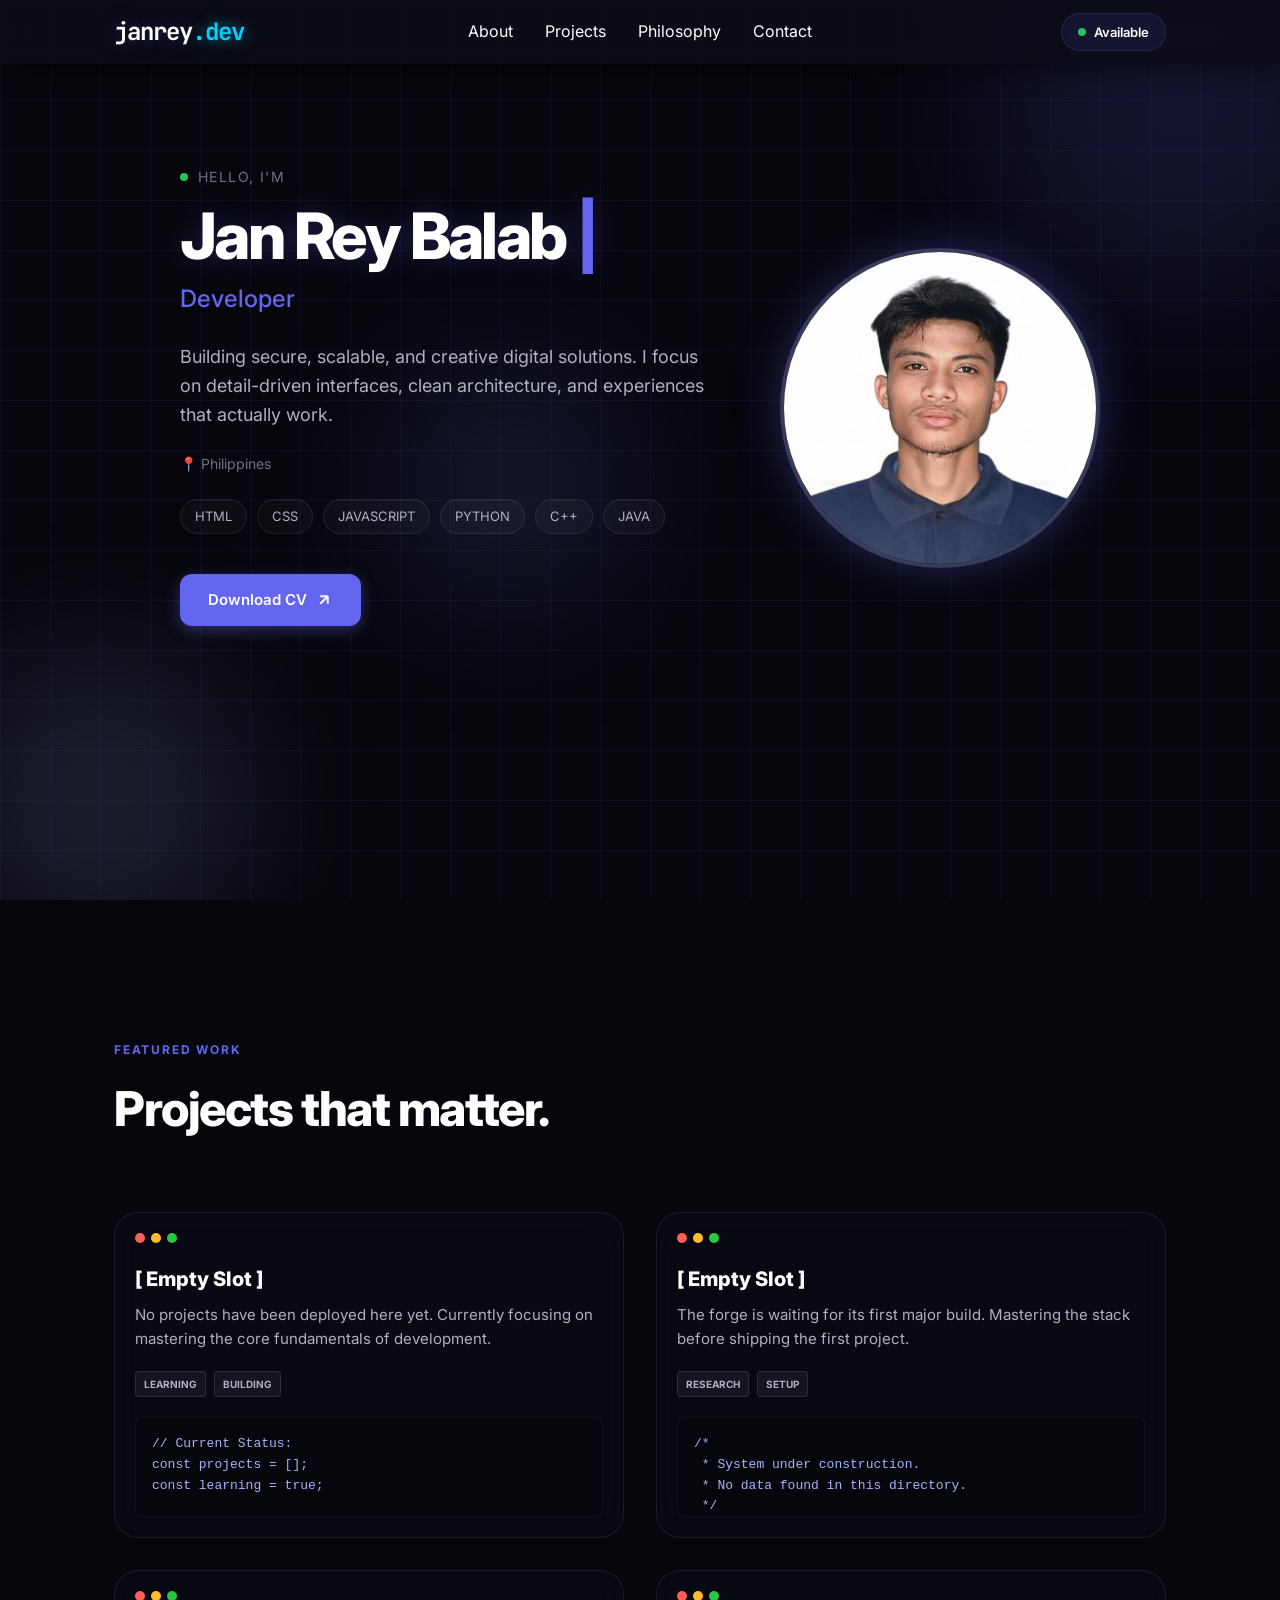
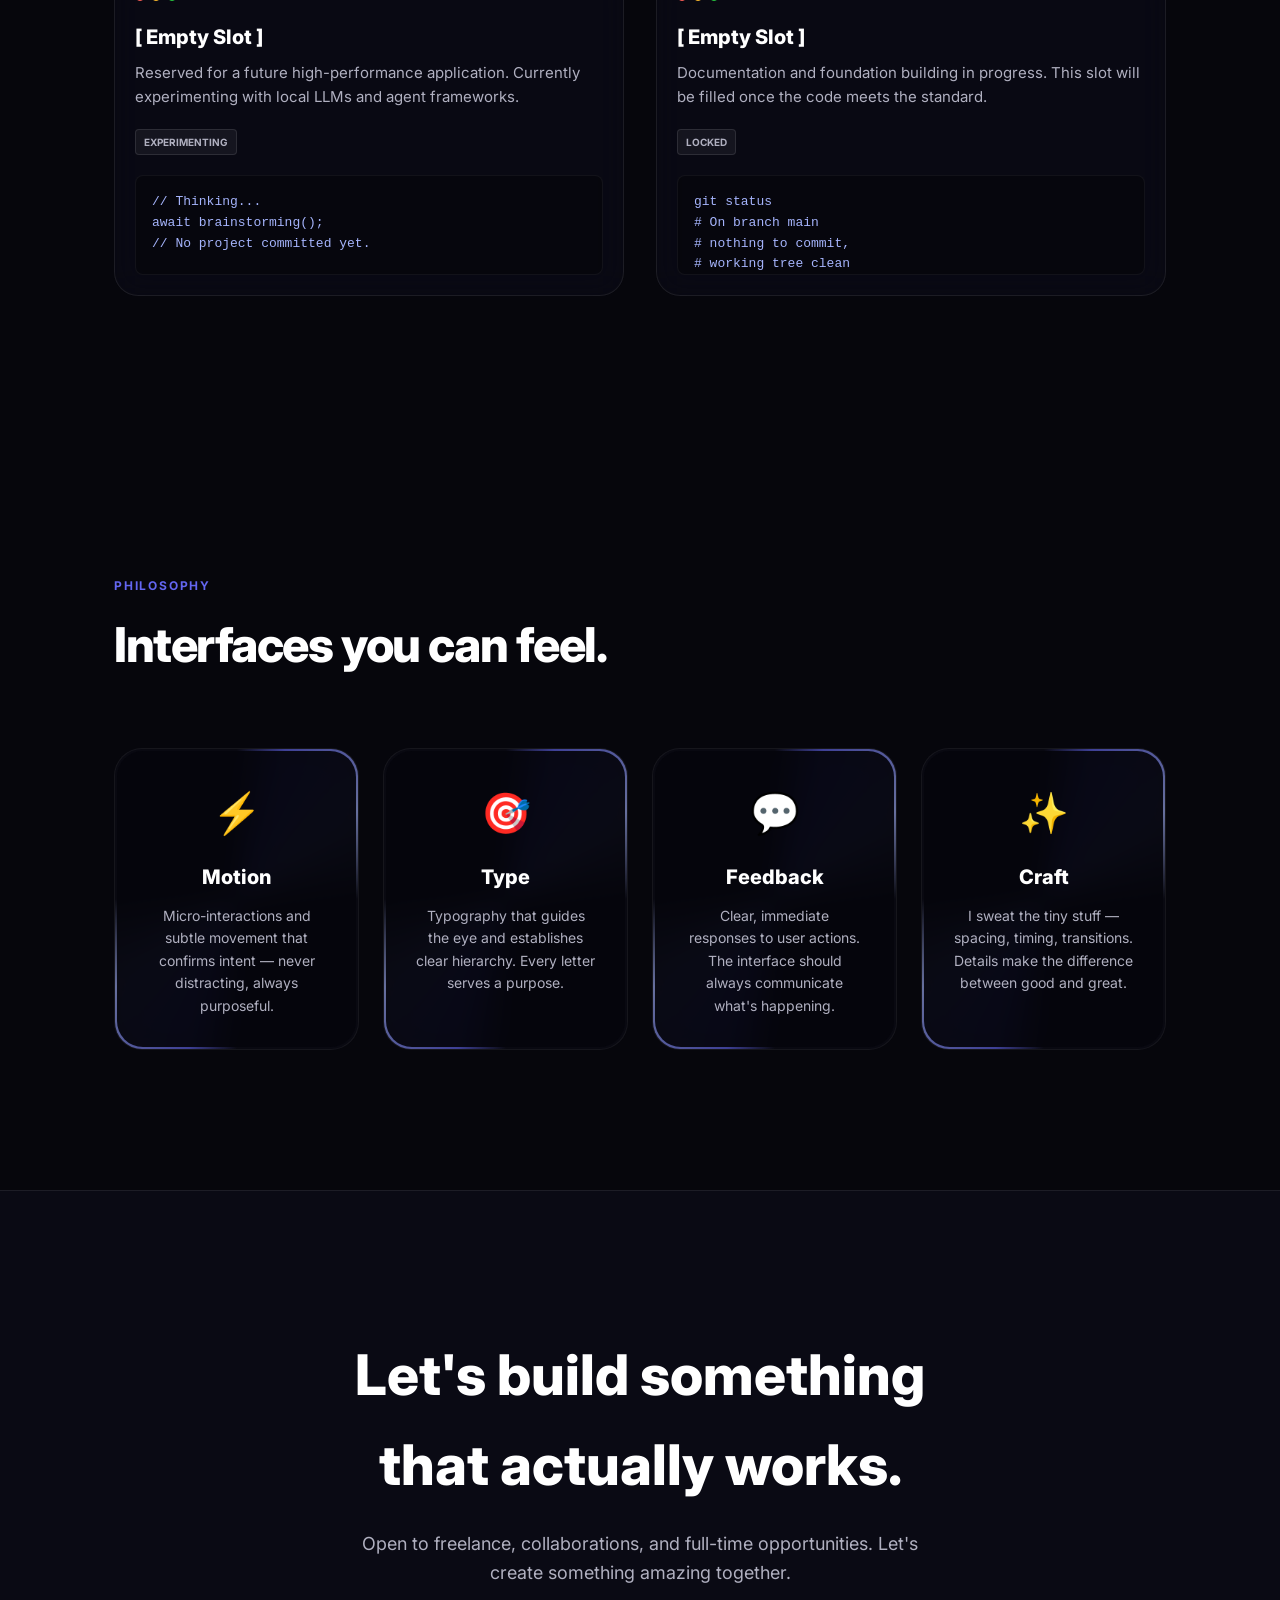
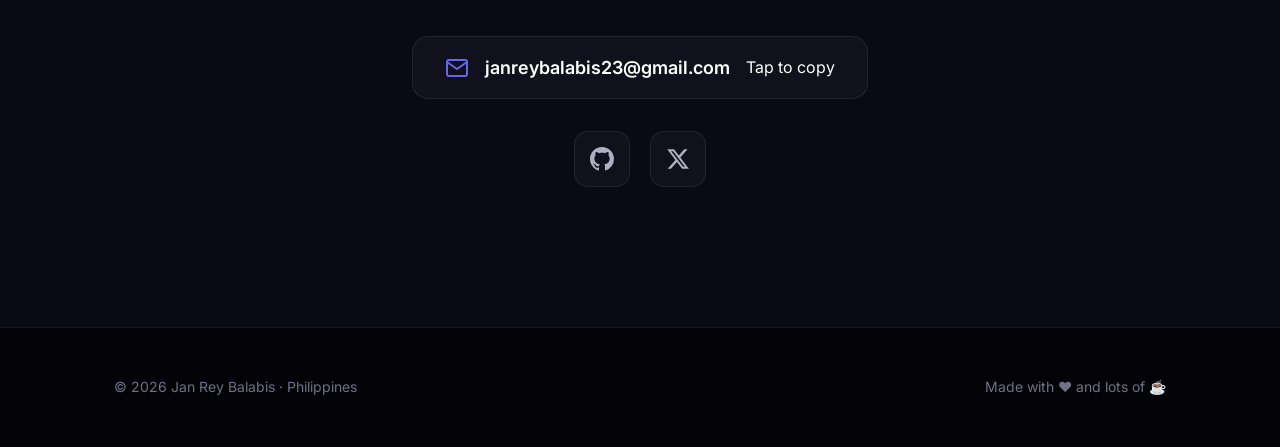
<file: index.html>
<!DOCTYPE html>
<html lang="en">
<head>
  <meta charset="UTF-8" />
  <meta name="viewport" content="width=device-width, initial-scale=1.0" />
  <title>Jan Rey Balabis — Full-Stack Developer</title>
  <meta name="description" content="Janrey Balabis - Full-Stack Developer and AI Agent Specialist based in the Philippines. Building secure, scalable, and creative digital solutions.">
  <meta name="keywords" content="Janrey Balabis, Jan Rey Balabis, Full-Stack Developer, Philippines, AI Agent, Portfolio, Web Developer">
  <meta name="author" content="Jan Rey Balabis">
  <meta name="google-site-verification" content="OzEyHfskI07u-hRQVMi2i2MtQn9s-YwymLkjeI2Rp_U" />
  
  <!-- Open Graph / Facebook -->
  <meta property="og:type" content="website">
  <meta property="og:url" content="https://my-portfolio-janreybalabis.vercel.app/">
  <meta property="og:title" content="Jan Rey Balabis — Full-Stack Developer">
  <meta property="og:description" content="Building secure, scalable, and creative digital solutions. Check out my portfolio and philosophy.">
  <meta property="og:image" content="assets/images/profile.jpg">

  <!-- Twitter -->
  <meta property="twitter:card" content="summary_large_image">
  <meta property="twitter:title" content="Jan Rey Balabis — Full-Stack Developer">
  <meta property="twitter:description" content="Building secure, scalable, and creative digital solutions. Check out my portfolio and philosophy.">
  <meta property="twitter:image" content="assets/images/profile.jpg">

  <link rel="stylesheet" href="style.css" />
  <link rel="preconnect" href="https://fonts.googleapis.com" />
  <link rel="preconnect" href="https://fonts.gstatic.com" crossorigin />
  <link href="https://fonts.googleapis.com/css2?family=Inter:wght@300;400;500;600;700&family=JetBrains+Mono:wght@400;500&display=swap" rel="stylesheet" />
</head>
<body>
  <div class="bg-blobs">
    <div class="blob blob-1"></div>
    <div class="blob blob-2"></div>
    <div class="blob blob-3"></div>
  </div>
  <div class="scroll-progress"></div>

  <!-- Navigation -->
  <nav class="navbar">
    <div class="container nav-inner">
      <a href="#" class="logo">janrey<span>.dev</span></a>
      <div class="nav-links">
        <a href="#about">About</a>
        <a href="#projects">Projects</a>
        <a href="#philosophy">Philosophy</a>
        <a href="#contact">Contact</a>
      </div>
      <div class="status-badge-wrapper">
        <div class="status-badge">
          <span class="status-dot"></span>
          Available
        </div>
      </div>
      <button class="mobile-menu-btn" onclick="toggleMenu()">
        <span></span>
        <span></span>
        <span></span>
      </button>
    </div>
  </nav>

  <!-- Mobile Menu -->
  <div class="mobile-menu" id="mobileMenu">
    <a href="#about" onclick="toggleMenu()">About</a>
    <a href="#projects" onclick="toggleMenu()">Projects</a>
    <a href="#philosophy" onclick="toggleMenu()">Philosophy</a>
    <a href="#contact" onclick="toggleMenu()">Contact</a>
  </div>

  <!-- Hero Section -->
  <section class="hero" id="about">
    <div class="container">
      <div class="hero-wrapper">
        <div class="hero-content">
          <div class="hero-eyebrow">
            <span class="status-dot"></span>
            Hello, I'm
          </div>
          <h1 class="hero-name">
            <span class="typing-text"></span>
            <span class="typing-cursor">|</span>
          </h1>
          <p class="hero-role">
            Developer
          </p>
          <p class="hero-desc">
            Building secure, scalable, and creative digital solutions. 
            I focus on detail-driven interfaces, clean architecture, and 
            experiences that actually work.
          </p>
          <div class="hero-location">📍 Philippines</div>

          <div class="tech-stack">
            <span class="tech-pill">HTML</span>
            <span class="tech-pill">CSS</span>
            <span class="tech-pill">JAVASCRIPT</span>
            <span class="tech-pill">PYTHON</span>
            <span class="tech-pill">C++</span>
            <span class="tech-pill">JAVA</span>
          </div>

          <div class="hero-cv" style="margin: 2rem 0;">
            <a href="assets/pdf/JANREY BALABIS - CV.pdf" target="_blank" class="btn btn-primary">
              Download CV
              <svg width="18" height="18" viewBox="0 0 24 24" fill="none" stroke="currentColor" stroke-width="2.5">
                <path d="M7 17L17 7M17 7H7M17 7V17"/>
              </svg>
            </a>
          </div>
        </div>

        <div class="hero-image">
          <div class="hero-image-border"></div>
          <img src="assets/images/profile.jpg" alt="Jan Rey Balabis" />
          <div class="hero-image-glow"></div>
        </div>
      </div>
    </div>
  </section>

  <!-- Projects Section -->
  <section id="projects">
    <div class="container">
      <div class="section-header">
        <div class="section-label">Featured Work</div>
        <h2 class="section-title">Projects that matter.</h2>
      </div>

      <div class="projects-grid">
        <!-- Empty Slot 1 -->
        <div class="project-card-mac">
          <div class="mac-header">
            <span class="dot red"></span>
            <span class="dot yellow"></span>
            <span class="dot green"></span>
          </div>
          <h3 class="card-title">[ Empty Slot ]</h3>
          <p class="card-description">
            No projects have been deployed here yet. Currently focusing on mastering the core fundamentals of development.
          </p>
          <div class="card-tags">
            <span class="card-tag">Learning</span>
            <span class="card-tag">Building</span>
          </div>
          <div class="code-editor">
            <pre><code>// Current Status:
const projects = [];
const learning = true;

if (projects.length === 0) {
  console.log("Forge is open for ideas.");
}</code></pre>
          </div>
        </div>

        <!-- Empty Slot 2 -->
        <div class="project-card-mac">
          <div class="mac-header">
            <span class="dot red"></span>
            <span class="dot yellow"></span>
            <span class="dot green"></span>
          </div>
          <h3 class="card-title">[ Empty Slot ]</h3>
          <p class="card-description">
            The forge is waiting for its first major build. Mastering the stack before shipping the first project.
          </p>
          <div class="card-tags">
            <span class="card-tag">Research</span>
            <span class="card-tag">Setup</span>
          </div>
          <div class="code-editor">
            <pre><code>/* 
 * System under construction.
 * No data found in this directory.
 */
ls -la ./projects
# total 0</code></pre>
          </div>
        </div>

        <!-- Empty Slot 3 -->
        <div class="project-card-mac">
          <div class="mac-header">
            <span class="dot red"></span>
            <span class="dot yellow"></span>
            <span class="dot green"></span>
          </div>
          <h3 class="card-title">[ Empty Slot ]</h3>
          <p class="card-description">
            Reserved for a future high-performance application. Currently experimenting with local LLMs and agent frameworks.
          </p>
          <div class="card-tags">
            <span class="card-tag">Experimenting</span>
          </div>
          <div class="code-editor">
            <pre><code>// Thinking...
await brainstorming();
// No project committed yet.</code></pre>
          </div>
        </div>

        <!-- Empty Slot 4 -->
        <div class="project-card-mac">
          <div class="mac-header">
            <span class="dot red"></span>
            <span class="dot yellow"></span>
            <span class="dot green"></span>
          </div>
          <h3 class="card-title">[ Empty Slot ]</h3>
          <p class="card-description">
            Documentation and foundation building in progress. This slot will be filled once the code meets the standard.
          </p>
          <div class="card-tags">
            <span class="card-tag">Locked</span>
          </div>
          <div class="code-editor">
            <pre><code>git status
# On branch main
# nothing to commit, 
# working tree clean</code></pre>
          </div>
        </div>
      </div>
    </div>
  </section>

  <!-- Philosophy Section -->
  <section id="philosophy">
    <div class="container">
      <div class="section-header">
        <div class="section-label">Philosophy</div>
        <h2 class="section-title">Interfaces you can feel.</h2>
      </div>

      <div class="philosophy-grid">
        <div class="philosophy-item">
          <div class="philosophy-item-inner">
            <div class="philosophy-icon">⚡</div>
            <h3 class="philosophy-title">Motion</h3>
            <p class="philosophy-desc">
              Micro-interactions and subtle movement that confirms intent — 
              never distracting, always purposeful.
            </p>
          </div>
        </div>
        <div class="philosophy-item">
          <div class="philosophy-item-inner">
            <div class="philosophy-icon">🎯</div>
            <h3 class="philosophy-title">Type</h3>
            <p class="philosophy-desc">
              Typography that guides the eye and establishes clear hierarchy. 
              Every letter serves a purpose.
            </p>
          </div>
        </div>
        <div class="philosophy-item">
          <div class="philosophy-item-inner">
            <div class="philosophy-icon">💬</div>
            <h3 class="philosophy-title">Feedback</h3>
            <p class="philosophy-desc">
              Clear, immediate responses to user actions. 
              The interface should always communicate what's happening.
            </p>
          </div>
        </div>
        <div class="philosophy-item">
          <div class="philosophy-item-inner">
            <div class="philosophy-icon">✨</div>
            <h3 class="philosophy-title">Craft</h3>
            <p class="philosophy-desc">
              I sweat the tiny stuff — spacing, timing, transitions. 
              Details make the difference between good and great.
            </p>
          </div>
        </div>
      </div>
    </div>
  </section>

  <!-- Contact Section -->
  <section id="contact" class="contact-section">
    <div class="container">
      <div class="contact-content">
        <h2 class="contact-heading">Let's build something that actually works.</h2>
        <p class="contact-sub">
          Open to freelance, collaborations, and full-time opportunities. 
          Let's create something amazing together.
        </p>
        <div class="contact-actions">
          <div class="email-btn" onclick="copyEmail()">
            <span class="email-icon">
              <svg width="24" height="24" viewBox="0 0 24 24" fill="none" stroke="currentColor" stroke-width="2" stroke-linecap="round" stroke-linejoin="round">
                <path d="M4 4h16c1.1 0 2 .9 2 2v12c0 1.1-.9 2-2 2H4c-1.1 0-2-.9-2-2V6c0-1.1.9-2 2-2z"></path>
                <polyline points="22,6 12,13 2,6"></polyline>
              </svg>
            </span>
            <span class="email-text">janreybalabis23@gmail.com</span>
            <span class="email-hint">Tap to copy</span>
          </div>
          <div class="social-links">
            <a href="https://github.com/Androm3daaa" target="_blank" class="social-link" title="GitHub">
              <svg width="24" height="24" viewBox="0 0 24 24" fill="currentColor">
                <path d="M12 0C5.37 0 0 5.37 0 12c0 5.31 3.435 9.795 8.205 11.385.6.105.825-.255.825-.57 0-.285-.015-1.23-.015-2.235-3.015.555-3.795-.735-4.035-1.41-.135-.345-.72-1.41-1.23-1.695-.42-.225-1.02-.78-.015-.795.945-.015 1.62.87 1.845 1.23 1.08 1.815 2.805 1.305 3.495.99.105-.78.42-1.305.765-1.605-2.67-.3-5.46-1.335-5.46-5.925 0-1.305.465-2.385 1.23-3.225-.12-.3-.54-1.53.12-3.18 0 0 1.005-.315 3.3 1.23.96-.27 1.98-.405 3-.405s2.04.135 3 .405c2.295-1.56 3.3-1.23 3.3-1.23.66 1.65.24 2.88.12 3.18.765.84 1.23 1.905 1.23 3.225 0 4.605-2.805 5.625-5.475 5.925.435.375.81 1.095.81 2.22 0 1.605-.015 2.895-.015 3.3 0 .315.225.69.825.57A12.02 12.02 0 0024 12c0-6.63-5.37-12-12-12z"/>
              </svg>
            </a>
            <a href="https://x.com/Janrey_Balabis" target="_blank" class="social-link" title="Twitter/X">
              <svg width="24" height="24" viewBox="0 0 24 24" fill="currentColor">
                <path d="M18.244 2.25h3.308l-7.227 8.26 8.502 11.24H16.17l-5.214-6.817L4.99 21.75H1.68l7.73-8.835L1.254 2.25H8.08l4.713 6.231zm-1.161 17.52h1.833L7.084 4.126H5.117z"/>
              </svg>
            </a>
          </div>
        </div>
      </div>
    </div>
  </section>

  <!-- Footer -->
  <footer>
    <div class="container footer-inner">
      <div class="footer-copy">
        © 2026 Jan Rey Balabis · Philippines
      </div>
      <div class="footer-made">
        Made with ❤️ and lots of ☕
      </div>
    </div>
  </footer>

  <!-- Toast Notification -->
  <div class="toast" id="toast">
    <span class="toast-icon">✓</span>
    <span class="toast-message">Email copied to clipboard!</span>
  </div>

  <script src="script.js"></script>
</body>
</html>
</file>
<file: style.css>
/* ========================================
   RESET & BASE
   ======================================== */
*, *::before, *::after {
  box-sizing: border-box;
  margin: 0;
  padding: 0;
}

:root {
  --bg-primary: #06060c;
  --bg-secondary: #0a0a14;
  --bg-card: rgba(15, 15, 25, 0.45);
  --bg-hover: rgba(20, 20, 35, 0.6);
  --accent: #6366f1;
  --accent-dim: rgba(99, 102, 241, 0.25);
  --text-primary: #ffffff;
  --text-secondary: #b0b0c0;
  --text-muted: #707088;
  --border: rgba(255, 255, 255, 0.08);
  --border-light: rgba(255, 255, 255, 0.15);
  --success: #22c55e;
  --radius: 16px;
  --radius-sm: 8px;
  --transition: 0.3s cubic-bezier(0.16, 1, 0.3, 1);
}

html {
  scroll-behavior: smooth;
}

body {
  font-family: 'Inter', -apple-system, BlinkMacSystemFont, sans-serif;
  background: var(--bg-primary);
  color: var(--text-primary);
  line-height: 1.6;
  -webkit-font-smoothing: antialiased;
  overflow-x: hidden;
  position: relative;
  z-index: 0;
}

/* Background Blobs */
.bg-blobs {
  position: fixed;
  top: 0;
  left: 0;
  right: 0;
  bottom: 0;
  z-index: -2;
  overflow: hidden;
  pointer-events: none;
}

.blob {
  position: absolute;
  border-radius: 50%;
  filter: blur(80px);
  opacity: 0.15;
  animation: float 20s infinite alternate ease-in-out;
}

.blob-1 {
  width: 400px;
  height: 400px;
  background: var(--accent);
  top: -100px;
  right: -100px;
  animation-duration: 25s;
}

.blob-2 {
  width: 300px;
  height: 300px;
  background: #a5b4fc;
  bottom: -50px;
  left: -50px;
  animation-delay: -5s;
}

.blob-3 {
  width: 250px;
  height: 250px;
  background: #818cf8;
  top: 40%;
  left: 30%;
  animation-duration: 15s;
  animation-delay: -2s;
}

@keyframes float {
  0% { transform: translate(0, 0) rotate(0deg) scale(1); }
  33% { transform: translate(30px, -50px) rotate(4deg) scale(1.1); }
  66% { transform: translate(-20px, 20px) rotate(-2deg) scale(0.9); }
  100% { transform: translate(0, 0) rotate(0deg) scale(1); }
}

body::before {
  content: '';
  position: fixed;
  top: 0;
  left: 0;
  right: 0;
  bottom: 0;
  background-image: 
    linear-gradient(rgba(99, 102, 241, 0.08) 1px, transparent 1px),
    linear-gradient(90deg, rgba(99, 102, 241, 0.08) 1px, transparent 1px);
  background-size: 50px 50px;
  pointer-events: none;
  z-index: -1;
}

a {
  color: inherit;
  text-decoration: none;
}

button {
  font-family: inherit;
  cursor: pointer;
  border: none;
  background: none;
}

.container {
  max-width: 1100px;
  margin: 0 auto;
  padding: 0 24px;
  position: relative;
  z-index: 1;
}

/* ========================================
   NAVBAR
   ======================================== */
.scroll-progress {
  position: fixed;
  top: 0;
  left: 0;
  width: 0%;
  height: 2px;
  background: linear-gradient(to right, var(--accent), #a5b4fc);
  z-index: 101;
}

.navbar {
  position: fixed;
  top: 0;
  left: 0;
  right: 0;
  z-index: 100;
  background: rgba(13, 13, 23, 0.85);
  backdrop-filter: blur(20px) saturate(150%);
  border-bottom: none; /* Removed the final faint line */
  box-shadow: 0 4px 30px rgba(0, 0, 0, 0.5);
  transition: background 0.3s ease;
}

.nav-inner {
  display: flex;
  align-items: center;
  justify-content: space-between;
  height: 64px;
  width: 100%;
}

/* Three-column grid for absolute centering */
.logo, 
.nav-links, 
.status-badge-wrapper {
  flex: 1;
  display: flex;
  align-items: center;
}

.logo {
  justify-content: flex-start;
  font-family: 'JetBrains Mono', monospace;
  font-size: 1.5rem;
  font-weight: 700;
  letter-spacing: -0.04em;
  text-shadow: 0 0 20px rgba(99, 102, 241, 0.4);
}

.logo span {
  color: #00d2ff; /* Vibrant Electric Cyan */
  text-shadow: 0 0 15px rgba(0, 210, 255, 0.6);
}

.nav-links {
  justify-content: center;
  gap: 32px;
}

.status-badge-wrapper {
  justify-content: flex-end;
}

.status-badge {
  display: flex;
  align-items: center;
  gap: 8px;
  padding: 8px 16px;
  background: rgba(99, 102, 241, 0.1);
  border: 1px solid rgba(99, 102, 241, 0.2);
  border-radius: 100px;
  font-size: 0.8125rem;
  font-weight: 600;
  color: #fff;
  white-space: nowrap;
}

.status-dot {
  width: 8px;
  height: 8px;
  background: var(--success);
  border-radius: 50%;
  animation: pulse 2s infinite;
}

@keyframes pulse {
  0%, 100% { opacity: 1; }
  50% { opacity: 0.5; }
}

/* ========================================
   HERO SECTION
   ======================================== */
.hero {
  min-height: 100vh;
  display: flex;
  align-items: center;
  padding-top: 64px;
  position: relative;
}

.hero-wrapper {
  display: flex;
  align-items: center;
  gap: 60px;
  position: relative;
  z-index: 1;
}

.hero-content {
  flex: 1;
  max-width: 600px;
  position: relative;
}

.hero-content > * {
  opacity: 0;
  transform: translateY(20px);
  animation: fadeInUp 0.8s cubic-bezier(0.16, 1, 0.3, 1) forwards;
}

.hero-eyebrow { animation-delay: 0.1s; }
.hero-name { animation-delay: 0.2s; }
.hero-role { animation-delay: 0.3s; }
.hero-desc { animation-delay: 0.4s; }
.hero-location { animation-delay: 0.5s; }
.tech-stack { animation-delay: 0.6s; }
.hero-cv { animation-delay: 0.7s; }

.hero-image {
  position: relative;
  flex-shrink: 0;
  animation: fadeInUp 1.2s cubic-bezier(0.16, 1, 0.3, 1) 0.3s backwards;
}

.hero-image img {
  width: 320px;
  height: 320px;
  border-radius: 50%;
  object-fit: cover;
  position: relative;
  z-index: 2;
  border: 4px solid rgba(165, 180, 252, 0.3);
  box-shadow: 0 0 50px rgba(99, 102, 241, 0.3);
}

.hero-image-glow {
  position: absolute;
  top: 50%;
  left: 50%;
  transform: translate(-50%, -50%);
  width: 350px;
  height: 350px;
  background: radial-gradient(circle, rgba(99, 102, 241, 0.3) 0%, transparent 70%);
  z-index: 0;
  pointer-events: none;
}

@keyframes fadeInUp {
  0% {
    opacity: 0;
    transform: translateY(30px) scale(0.98);
    filter: blur(8px);
  }
  100% {
    opacity: 1;
    transform: translateY(0) scale(1);
    filter: blur(0);
  }
}

.hero-eyebrow {
  display: flex;
  align-items: center;
  gap: 10px;
  font-size: 0.875rem;
  color: var(--text-muted);
  margin-bottom: 16px;
  text-transform: uppercase;
  letter-spacing: 0.1em;
}

.hero-name {
  font-size: clamp(2.5rem, 6vw, 4rem);
  font-weight: 800;
  letter-spacing: -0.04em;
  line-height: 1;
  margin-bottom: 12px;
  color: #fff;
  text-shadow: 0 0 30px rgba(99, 102, 241, 0.3);
}

.typing-cursor {
  display: inline;
  animation: blink 0.8s infinite;
  color: var(--accent);
}

@keyframes blink {
  0%, 50% { opacity: 1; }
  51%, 100% { opacity: 0; }
}

.hero-role {
  font-size: clamp(1.25rem, 2.5vw, 1.5rem);
  color: var(--accent);
  font-weight: 500;
  margin-bottom: 24px;
}

.hero-desc {
  font-size: 1.125rem;
  color: var(--text-secondary);
  max-width: 540px;
  margin-bottom: 24px;
}

.hero-location {
  font-size: 0.875rem;
  color: var(--text-muted);
  margin-bottom: 24px;
}

.tech-stack {
  display: flex;
  flex-wrap: wrap;
  gap: 10px;
  margin-bottom: 40px;
}

.tech-pill {
  padding: 6px 14px;
  background: rgba(255, 255, 255, 0.03);
  border: 1px solid var(--border);
  border-radius: 100px;
  font-size: 0.8125rem;
  color: var(--text-secondary);
  transition: var(--transition);
}

.tech-pill:hover {
  border-color: var(--accent);
  color: #fff;
  background: var(--accent-dim);
  transform: translateY(-2px);
}

.btn {
  display: inline-flex;
  align-items: center;
  gap: 8px;
  padding: 14px 28px;
  border-radius: 12px;
  font-size: 0.9375rem;
  font-weight: 600;
  transition: var(--transition);
}

.btn-primary {
  background: var(--accent);
  color: white;
  box-shadow: 0 4px 15px rgba(99, 102, 241, 0.4);
}

.btn-primary:hover {
  background: #5558e3;
  transform: translateY(-2px);
  box-shadow: 0 8px 25px rgba(99, 102, 241, 0.5);
}

/* ========================================
   SECTIONS
   ======================================== */
section {
  padding: 140px 0;
  position: relative;
  z-index: 1;
}

.section-header {
  margin-bottom: 64px;
}

.section-label {
  font-size: 0.75rem;
  text-transform: uppercase;
  letter-spacing: 0.15em;
  color: var(--accent);
  margin-bottom: 12px;
  font-weight: 700;
}

.section-title {
  font-size: clamp(2rem, 5vw, 3rem);
  font-weight: 800;
  letter-spacing: -0.03em;
  color: #fff;
}

.project-card-mac, .philosophy-item, .section-header {
  opacity: 0;
  transform: translateY(30px);
  transition: all 0.8s cubic-bezier(0.16, 1, 0.3, 1);
}

.project-card-mac.in-view, .philosophy-item.in-view, .section-header.in-view {
  opacity: 1;
  transform: translateY(0);
}

/* ========================================
   PROJECTS
   ======================================== */
.projects-grid {
  display: grid;
  grid-template-columns: repeat(2, 1fr);
  gap: 32px;
}

.project-card-mac {
  background: rgba(15, 15, 25, 0.45);
  backdrop-filter: blur(16px) saturate(180%);
  border: 1px solid var(--border);
  border-radius: 24px;
  padding: 20px;
  cursor: pointer;
  transition: all 0.4s cubic-bezier(0.16, 1, 0.3, 1);
  position: relative;
  overflow: hidden;
  display: flex;
  flex-direction: column;
}

.project-card-mac:hover {
  transform: translateY(-8px);
  border-color: var(--accent);
  box-shadow: 0 20px 40px rgba(0, 0, 0, 0.4);
}

.mac-header {
  display: flex;
  gap: 6px;
  margin-bottom: 20px;
}

.dot {
  width: 10px;
  height: 10px;
  border-radius: 50%;
}

.dot.red { background: #ff5f57; }
.dot.yellow { background: #ffbd2e; }
.dot.green { background: #28c941; }

.card-title {
  font-size: 1.25rem;
  font-weight: 800;
  color: #fff;
  margin-bottom: 8px;
}

.card-description {
  font-size: 0.9375rem;
  color: var(--text-secondary);
  line-height: 1.6;
  margin-bottom: 20px;
}

.card-tags {
  display: flex;
  gap: 8px;
  margin-bottom: 20px;
}

.card-tag {
  font-size: 0.625rem;
  font-weight: 700;
  text-transform: uppercase;
  padding: 4px 8px;
  border-radius: 4px;
  background: rgba(255, 255, 255, 0.05);
  color: var(--text-secondary);
  border: 1px solid rgba(255, 255, 255, 0.1);
}

.code-editor {
  background: rgba(0, 0, 0, 0.3);
  border: 1px solid rgba(255, 255, 255, 0.05);
  border-radius: 8px;
  padding: 16px;
  font-family: 'JetBrains Mono', monospace;
  font-size: 0.8125rem;
  color: #a5b4fc;
  height: 100px;
  overflow: hidden;
}

/* ========================================
   PHILOSOPHY
   ======================================== */
.philosophy-grid {
  display: grid;
  grid-template-columns: repeat(4, 1fr);
  gap: 24px;
}

.philosophy-item {
  position: relative;
  padding: 24px;
  background: rgba(15, 15, 25, 0.4);
  border-radius: 28px;
  overflow: hidden; /* Important for the beam */
  display: flex;
  flex-direction: column;
  align-items: center;
  text-align: center;
  transition: all 0.5s cubic-bezier(0.16, 1, 0.3, 1);
  border: 1px solid rgba(255, 255, 255, 0.05);
}

.philosophy-item::before {
  content: '';
  position: absolute;
  width: 180%;
  height: 180%;
  background: conic-gradient(
    from 0deg,
    transparent 0%,
    var(--accent) 5%,
    #a5b4fc 15%,
    transparent 25%,
    transparent 50%,
    var(--accent) 55%,
    #a5b4fc 65%,
    transparent 75%,
    transparent 100%
  );
  top: 50%;
  left: 50%;
  transform: translate(-50%, -50%) rotate(0deg);
  animation: rotBGimg 6s linear infinite;
  transition: opacity 0.5s ease;
  opacity: 0.6;
  z-index: 0;
}

.philosophy-item:hover::before {
  opacity: 1;
  animation-duration: 2.5s;
}

@keyframes rotBGimg {
  from { transform: translate(-50%, -50%) rotate(0deg); }
  to { transform: translate(-50%, -50%) rotate(360deg); }
}

.philosophy-item::after {
  content: '';
  position: absolute;
  inset: 2px;
  background: rgba(6, 6, 12, 0.95);
  backdrop-filter: blur(12px) saturate(180%);
  -webkit-backdrop-filter: blur(12px) saturate(180%);
  border-radius: 26px;
  z-index: 1;
}

.philosophy-item-inner {
  position: relative;
  z-index: 2;
  padding: 8px;
}

.philosophy-item:hover {
  transform: translateY(-8px);
  border-color: rgba(99, 102, 241, 0.5);
  box-shadow: 0 20px 40px rgba(0, 0, 0, 0.6), 0 0 20px rgba(99, 102, 241, 0.2);
}

.philosophy-icon {
  font-size: 2.5rem;
  margin-bottom: 16px;
  display: block;
}

.philosophy-title {
  font-size: 1.25rem;
  font-weight: 800;
  margin-bottom: 12px;
  color: #fff;
}

.philosophy-desc {
  font-size: 0.875rem;
  color: var(--text-secondary);
  line-height: 1.6;
}

/* ========================================
   CONTACT
   ======================================== */
.contact-section {
  background: var(--bg-secondary);
  border-top: 1px solid var(--border);
}

.contact-content {
  text-align: center;
  max-width: 600px;
  margin: 0 auto;
}

.contact-heading {
  font-size: clamp(2.5rem, 6vw, 3.5rem);
  font-weight: 800;
  margin-bottom: 20px;
  color: #fff;
}

.contact-sub {
  font-size: 1.125rem;
  color: var(--text-secondary);
  margin-bottom: 48px;
}

.contact-actions {
  display: flex;
  flex-direction: column;
  align-items: center;
  gap: 32px;
}

.email-btn {
  display: flex;
  align-items: center;
  justify-content: center;
  gap: 16px;
  padding: 18px 32px;
  background: rgba(255, 255, 255, 0.03);
  border: 1px solid var(--border);
  border-radius: 16px;
  cursor: pointer;
  transition: var(--transition);
}

.email-icon {
  display: flex;
  align-items: center;
  justify-content: center;
  color: var(--accent);
}

.email-icon svg {
  display: block; /* Removes baseline spacing */
}

.email-text {
  font-size: 1.125rem;
  font-weight: 600;
  line-height: 1; /* Ensures text height doesn't push alignment */
}

.social-links {
  display: flex;
  gap: 20px;
}

.social-link {
  display: flex;
  align-items: center;
  justify-content: center;
  width: 56px;
  height: 56px;
  background: rgba(255, 255, 255, 0.03);
  border: 1px solid var(--border);
  border-radius: 14px;
  color: var(--text-secondary);
  transition: var(--transition);
}

.social-link:hover {
  border-color: var(--accent);
  color: #fff;
  background: var(--accent-dim);
  transform: translateY(-4px);
}

/* ========================================
   FOOTER
   ======================================== */
footer {
  padding: 48px 0;
  background: #030307; /* Darker than primary bg */
  border-top: 1px solid var(--border);
}

.footer-inner {
  display: flex;
  align-items: center;
  justify-content: space-between;
}

.footer-copy,
.footer-made {
  font-size: 0.875rem;
  color: var(--text-muted);
}

/* ========================================
   TOAST
   ======================================== */
.toast {
  position: fixed;
  bottom: 32px;
  left: 50%;
  transform: translateX(-50%) translateY(100px);
  padding: 16px 28px;
  background: #111122;
  border: 1px solid var(--accent);
  border-radius: 16px;
  opacity: 0;
  visibility: hidden;
  transition: 0.4s cubic-bezier(0.16, 1, 0.3, 1);
  z-index: 200;
}

.toast.visible {
  transform: translateX(-50%) translateY(0);
  opacity: 1;
  visibility: visible;
}

/* ========================================
   RESPONSIVE
   ======================================== */
.mobile-menu-btn {
  display: none;
  flex-direction: column;
  gap: 6px;
  z-index: 102;
}

.mobile-menu-btn span {
  display: block;
  width: 24px;
  height: 2px;
  background: #fff;
  transition: var(--transition);
}

.mobile-menu-btn.active span:nth-child(1) {
  transform: translateY(8px) rotate(45deg);
}

.mobile-menu-btn.active span:nth-child(2) {
  opacity: 0;
}

.mobile-menu-btn.active span:nth-child(3) {
  transform: translateY(-8px) rotate(-45deg);
}

.mobile-menu {
  position: fixed;
  inset: 0;
  background: var(--bg-primary);
  z-index: 101;
  display: flex;
  flex-direction: column;
  align-items: center;
  justify-content: center;
  gap: 32px;
  opacity: 0;
  visibility: hidden;
  transition: var(--transition);
}

.mobile-menu.active {
  opacity: 1;
  visibility: visible;
}

.mobile-menu a {
  font-size: 1.5rem;
  font-weight: 700;
  color: var(--text-primary);
}

@media (max-width: 900px) {
  .philosophy-grid {
    grid-template-columns: repeat(2, 1fr);
  }
}

@media (max-width: 768px) {
  .nav-links, .status-badge-wrapper { display: none; }
  .mobile-menu-btn { 
    display: flex;
    padding: 8px;
    background: rgba(255, 255, 255, 0.05);
    border-radius: 8px;
    border: 1px solid rgba(255, 255, 255, 0.1);
  }
  .projects-grid { grid-template-columns: 1fr; }
  .philosophy-grid { grid-template-columns: 1fr; }
  .hero-wrapper { flex-direction: column; text-align: center; }
  .hero-image { order: -1; }
  .btn { width: 100%; justify-content: center; }

  /* Scale down email button on mobile */
  .email-btn {
    padding: 12px 16px;
    gap: 10px;
    width: 100%;
    max-width: 340px;
  }
  .email-text {
    font-size: 0.875rem;
  }
  .email-hint {
    display: none; /* Hide hint on small screens to save space */
  }
}
</file>
